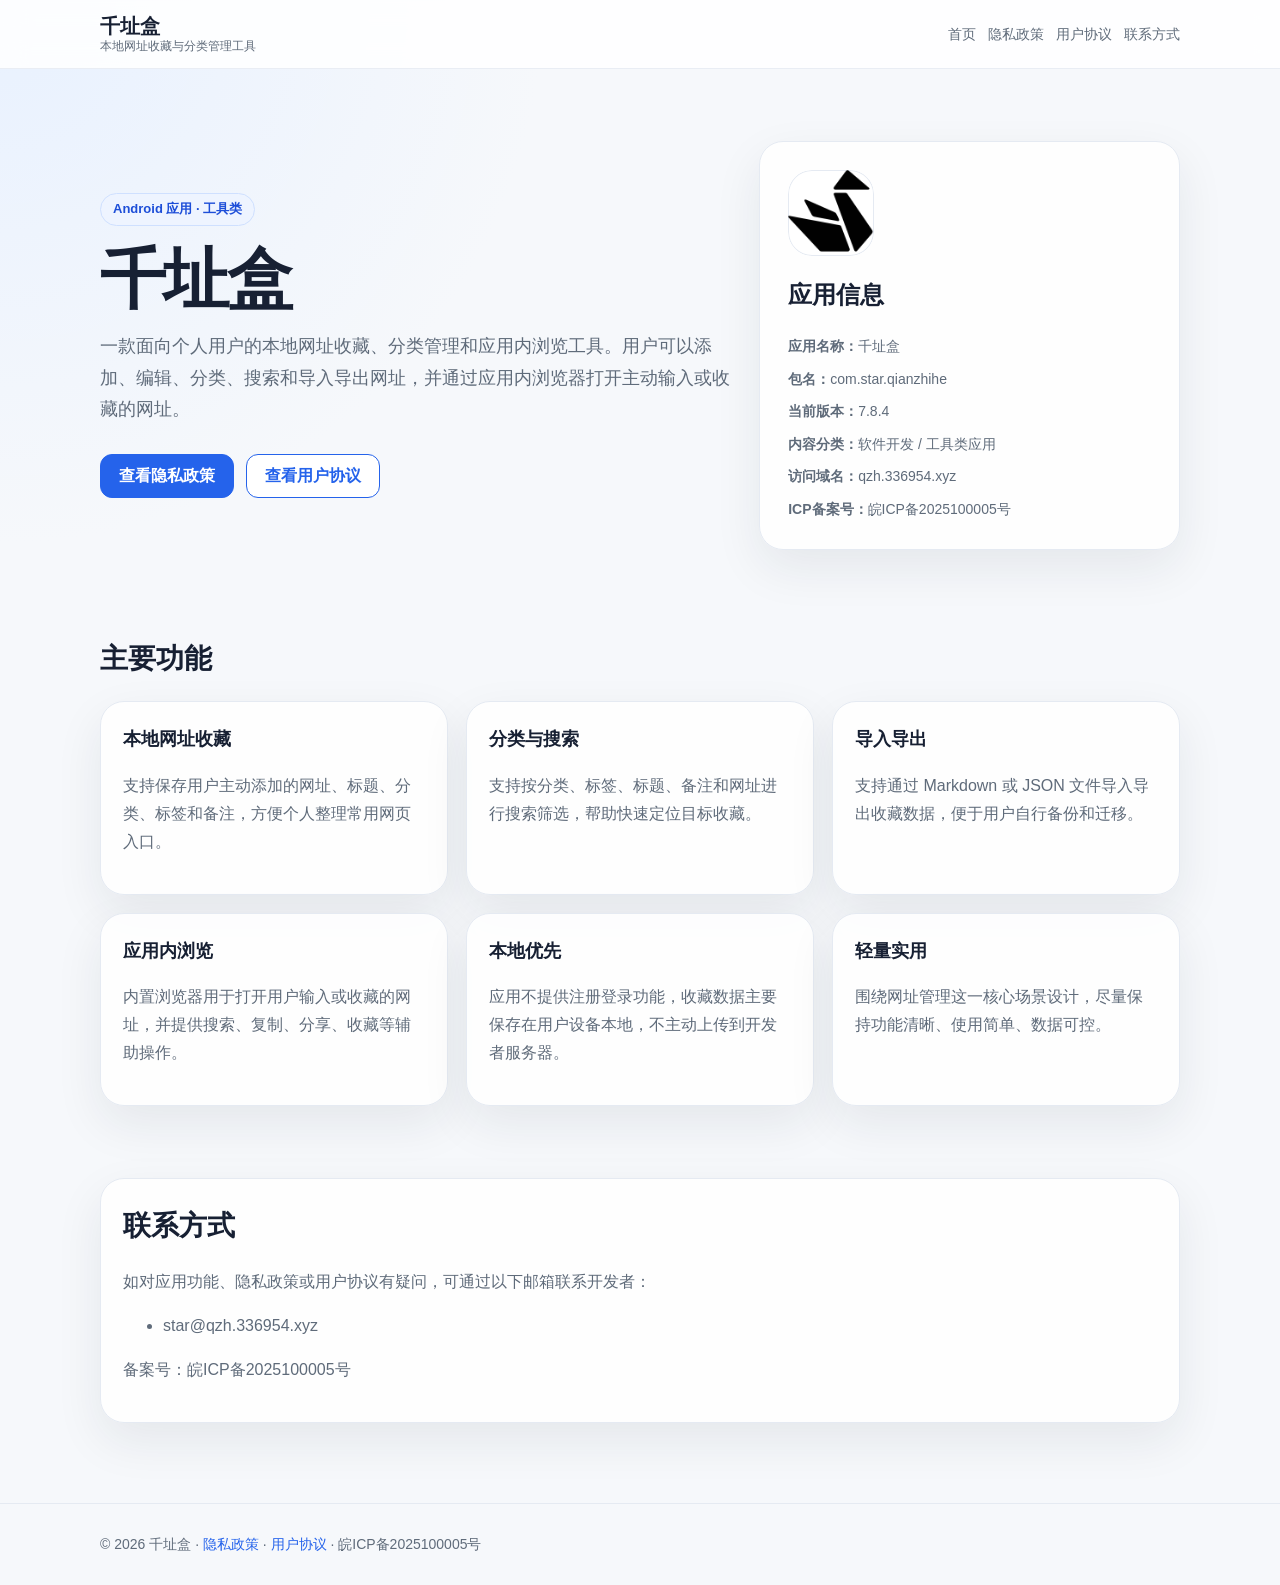
<file: index.html>
<!doctype html>
<html lang="zh-CN">
<head>
  <meta charset="utf-8">
  <meta name="viewport" content="width=device-width, initial-scale=1">
  <title>千址盒 - 本地网址收藏与分类管理工具</title>
  <meta name="description" content="千址盒是一款本地网址收藏、分类管理和应用内浏览工具，支持网址收藏、分类、搜索、导入导出和应用内浏览。">
  <link rel="stylesheet" href="styles.css">
</head>
<body>
  <header class="nav">
    <div class="container nav-inner">
      <a class="brand" href="index.html">千址盒<span>本地网址收藏与分类管理工具</span></a>
      <nav class="nav-links" aria-label="主导航">
        <a href="index.html">首页</a>
        <a href="privacy.html">隐私政策</a>
        <a href="agreement.html">用户协议</a>
        <a href="#contact">联系方式</a>
      </nav>
    </div>
  </header>

  <main>
    <section class="hero">
      <div class="container hero-grid">
        <div>
          <span class="badge">Android 应用 · 工具类</span>
          <h1>千址盒</h1>
          <p class="lead">一款面向个人用户的本地网址收藏、分类管理和应用内浏览工具。用户可以添加、编辑、分类、搜索和导入导出网址，并通过应用内浏览器打开主动输入或收藏的网址。</p>
          <div class="actions">
            <a class="button" href="privacy.html">查看隐私政策</a>
            <a class="button secondary" href="agreement.html">查看用户协议</a>
          </div>
        </div>
        <aside class="preview-card" aria-label="应用信息">
          <img class="app-icon" src="app-icon.png" alt="千址盒图标">
          <h2>应用信息</h2>
          <ul class="meta-list">
            <li><strong>应用名称：</strong>千址盒</li>
            <li><strong>包名：</strong>com.star.qianzhihe</li>
            <li><strong>当前版本：</strong>7.8.4</li>
            <li><strong>内容分类：</strong>软件开发 / 工具类应用</li>
            <li><strong>访问域名：</strong>qzh.336954.xyz</li>
            <li><strong>ICP备案号：</strong>皖ICP备2025100005号</li>
          </ul>
        </aside>
      </div>
    </section>

    <section class="section">
      <div class="container">
        <h2>主要功能</h2>
        <div class="grid">
          <article class="card">
            <h3>本地网址收藏</h3>
            <p>支持保存用户主动添加的网址、标题、分类、标签和备注，方便个人整理常用网页入口。</p>
          </article>
          <article class="card">
            <h3>分类与搜索</h3>
            <p>支持按分类、标签、标题、备注和网址进行搜索筛选，帮助快速定位目标收藏。</p>
          </article>
          <article class="card">
            <h3>导入导出</h3>
            <p>支持通过 Markdown 或 JSON 文件导入导出收藏数据，便于用户自行备份和迁移。</p>
          </article>
          <article class="card">
            <h3>应用内浏览</h3>
            <p>内置浏览器用于打开用户输入或收藏的网址，并提供搜索、复制、分享、收藏等辅助操作。</p>
          </article>
          <article class="card">
            <h3>本地优先</h3>
            <p>应用不提供注册登录功能，收藏数据主要保存在用户设备本地，不主动上传到开发者服务器。</p>
          </article>
          <article class="card">
            <h3>轻量实用</h3>
            <p>围绕网址管理这一核心场景设计，尽量保持功能清晰、使用简单、数据可控。</p>
          </article>
        </div>
      </div>
    </section>

    <section class="section" id="contact">
      <div class="container">
        <div class="card">
          <h2>联系方式</h2>
          <p>如对应用功能、隐私政策或用户协议有疑问，可通过以下邮箱联系开发者：</p>
          <ul>
            <li>star@qzh.336954.xyz</li>
          </ul>
          <p>备案号：皖ICP备2025100005号</p>
        </div>
      </div>
    </section>
  </main>

  <footer class="footer">
    <div class="container">
      © 2026 千址盒 · <a href="privacy.html">隐私政策</a> · <a href="agreement.html">用户协议</a> · 皖ICP备2025100005号
    </div>
  </footer>
</body>
</html>
</file>
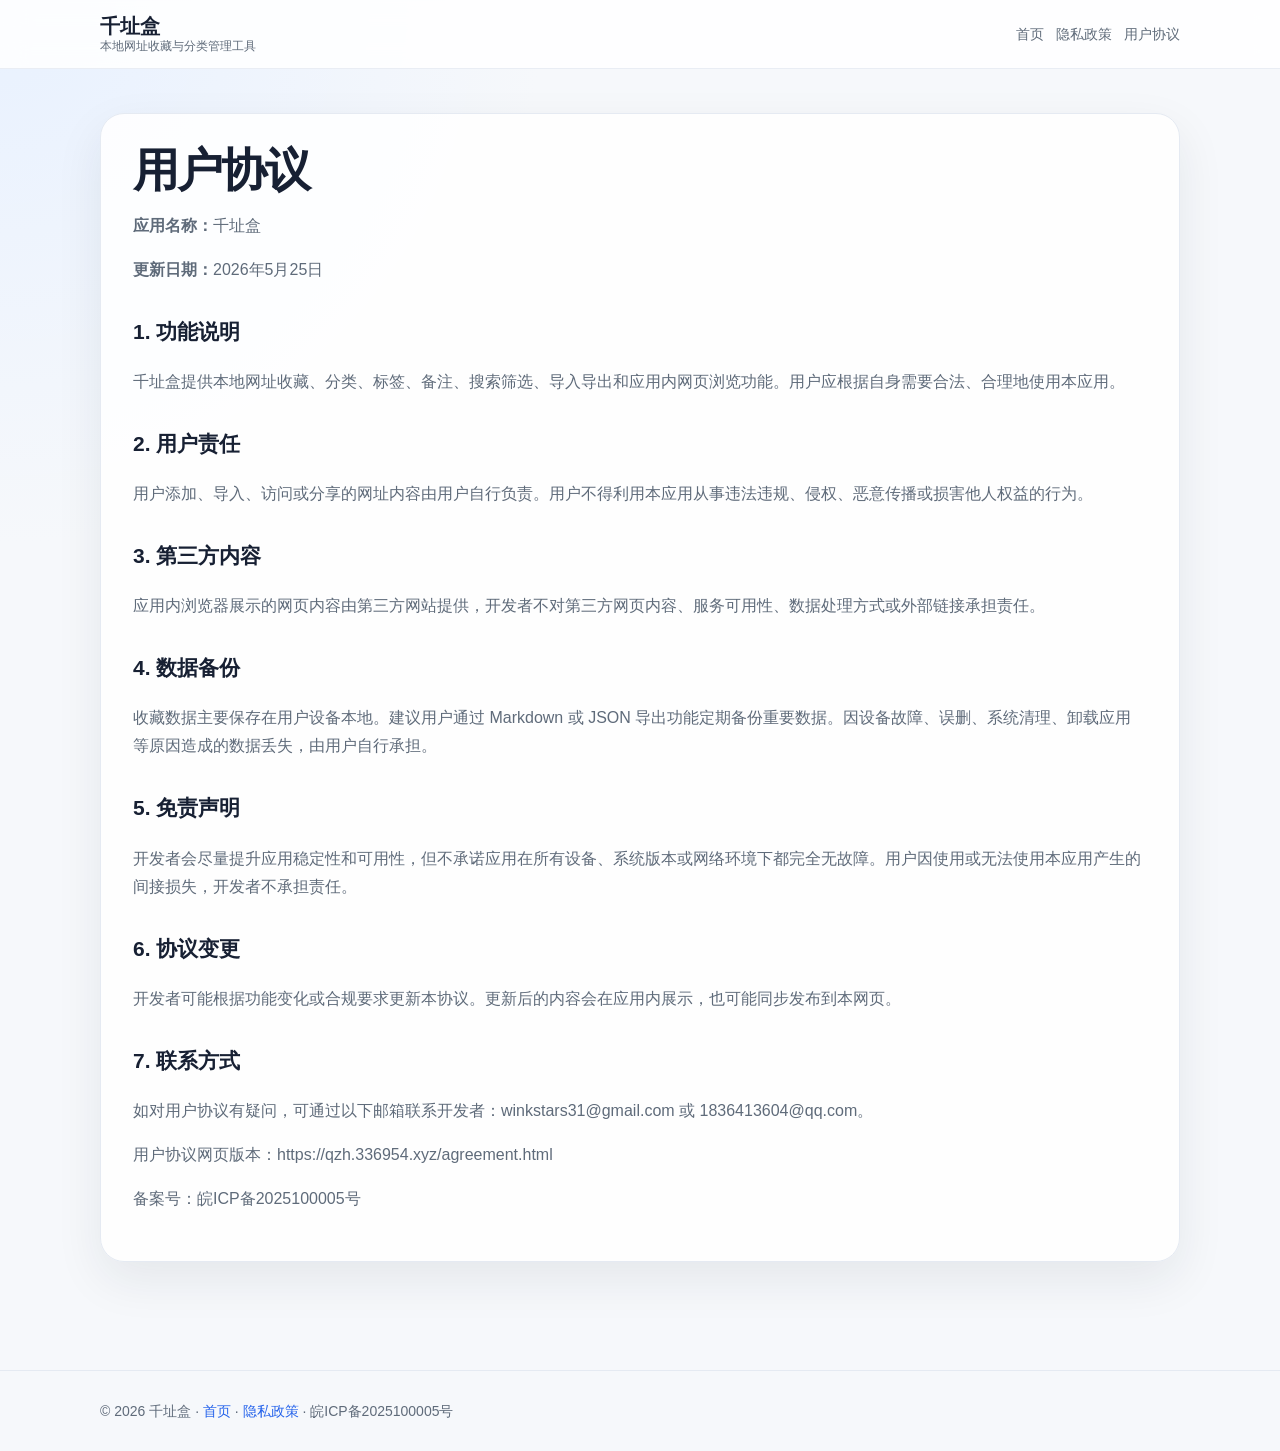
<file: agreement.html>
<!doctype html>
<html lang="zh-CN">
<head>
  <meta charset="utf-8">
  <meta name="viewport" content="width=device-width, initial-scale=1">
  <title>用户协议 - 千址盒</title>
  <meta name="description" content="千址盒用户协议，说明应用功能、用户责任、第三方内容、数据备份、免责声明和联系方式。">
  <link rel="stylesheet" href="styles.css">
</head>
<body>
  <header class="nav">
    <div class="container nav-inner">
      <a class="brand" href="index.html">千址盒<span>本地网址收藏与分类管理工具</span></a>
      <nav class="nav-links" aria-label="主导航">
        <a href="index.html">首页</a>
        <a href="privacy.html">隐私政策</a>
        <a href="agreement.html">用户协议</a>
      </nav>
    </div>
  </header>

  <main class="legal-page">
    <div class="container">
      <article class="card legal-card">
        <h1>用户协议</h1>
        <p><strong>应用名称：</strong>千址盒</p>
        <p><strong>更新日期：</strong>2026年5月25日</p>

        <h2>1. 功能说明</h2>
        <p>千址盒提供本地网址收藏、分类、标签、备注、搜索筛选、导入导出和应用内网页浏览功能。用户应根据自身需要合法、合理地使用本应用。</p>

        <h2>2. 用户责任</h2>
        <p>用户添加、导入、访问或分享的网址内容由用户自行负责。用户不得利用本应用从事违法违规、侵权、恶意传播或损害他人权益的行为。</p>

        <h2>3. 第三方内容</h2>
        <p>应用内浏览器展示的网页内容由第三方网站提供，开发者不对第三方网页内容、服务可用性、数据处理方式或外部链接承担责任。</p>

        <h2>4. 数据备份</h2>
        <p>收藏数据主要保存在用户设备本地。建议用户通过 Markdown 或 JSON 导出功能定期备份重要数据。因设备故障、误删、系统清理、卸载应用等原因造成的数据丢失，由用户自行承担。</p>

        <h2>5. 免责声明</h2>
        <p>开发者会尽量提升应用稳定性和可用性，但不承诺应用在所有设备、系统版本或网络环境下都完全无故障。用户因使用或无法使用本应用产生的间接损失，开发者不承担责任。</p>

        <h2>6. 协议变更</h2>
        <p>开发者可能根据功能变化或合规要求更新本协议。更新后的内容会在应用内展示，也可能同步发布到本网页。</p>

        <h2>7. 联系方式</h2>
        <p>如对用户协议有疑问，可通过以下邮箱联系开发者：winkstars31@gmail.com 或 1836413604@qq.com。</p>
        <p>用户协议网页版本：https://qzh.336954.xyz/agreement.html</p>
        <p>备案号：皖ICP备2025100005号</p>
      </article>
    </div>
  </main>

  <footer class="footer">
    <div class="container">
      © 2026 千址盒 · <a href="index.html">首页</a> · <a href="privacy.html">隐私政策</a> · 皖ICP备2025100005号
    </div>
  </footer>
</body>
</html>
</file>
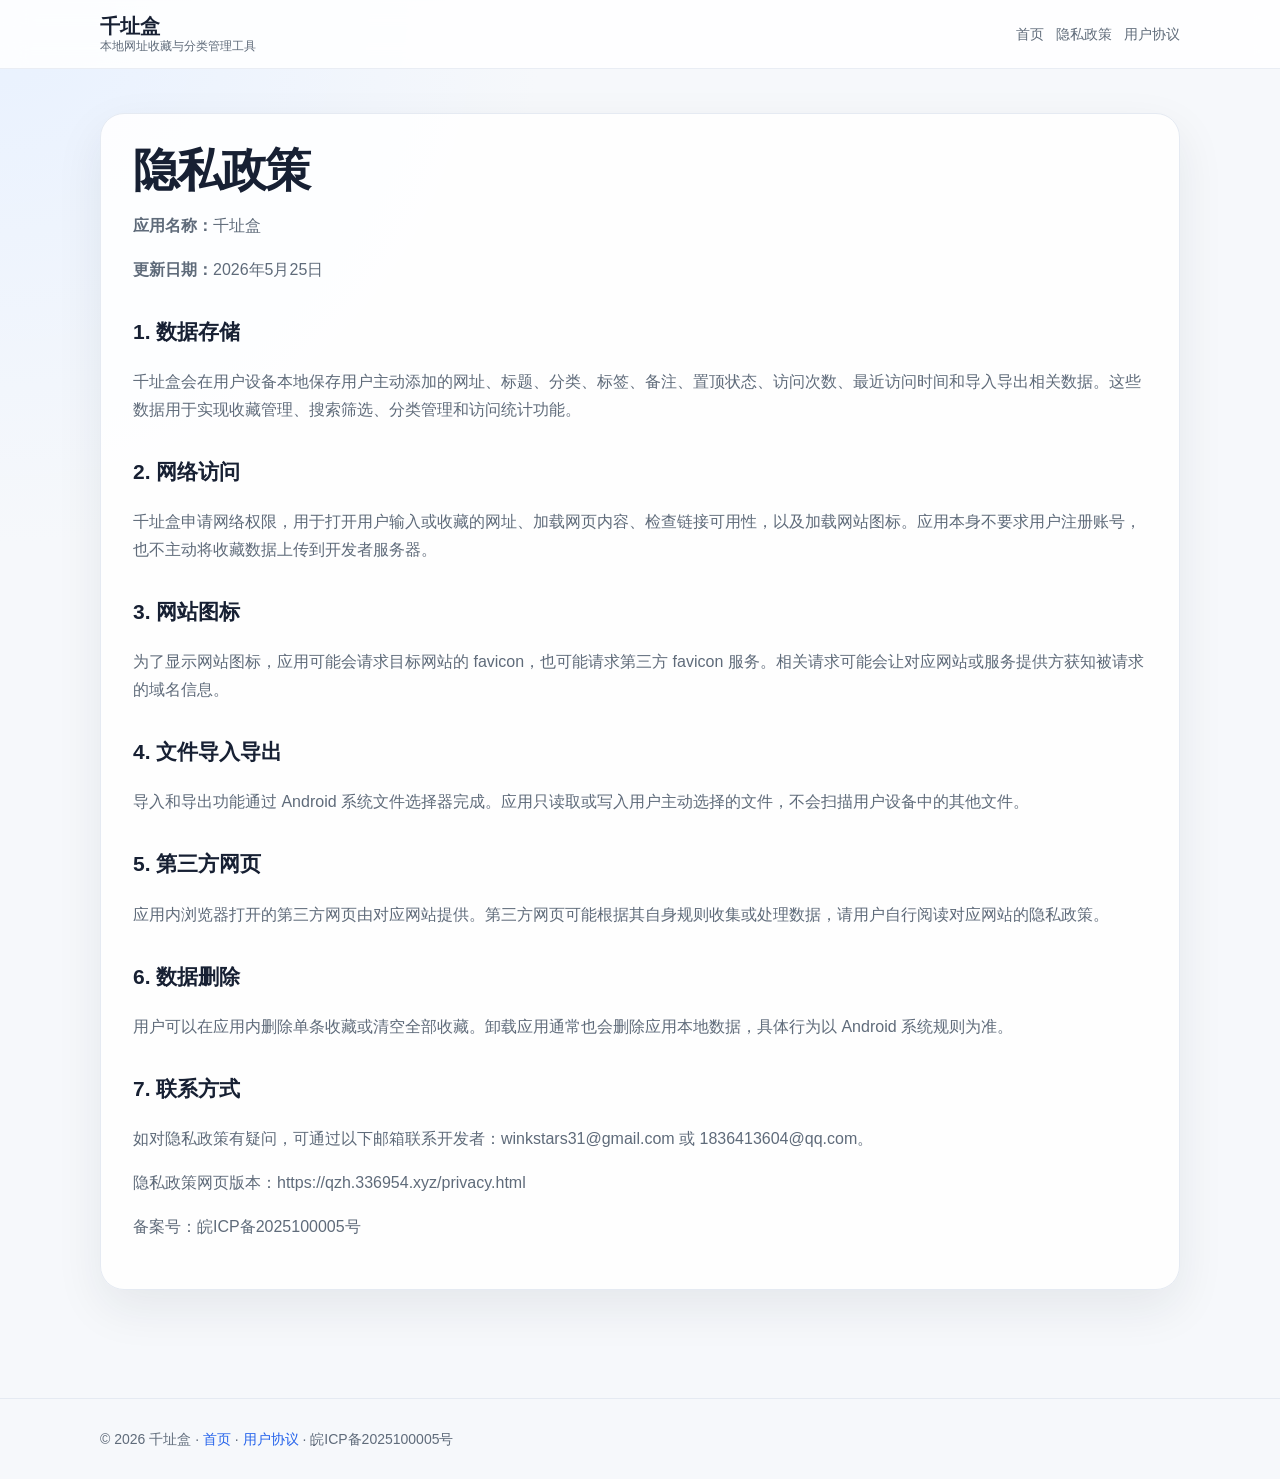
<file: privacy.html>
<!doctype html>
<html lang="zh-CN">
<head>
  <meta charset="utf-8">
  <meta name="viewport" content="width=device-width, initial-scale=1">
  <title>隐私政策 - 千址盒</title>
  <meta name="description" content="千址盒隐私政策，说明应用的数据存储、网络访问、文件导入导出、第三方网页和联系方式。">
  <link rel="stylesheet" href="styles.css">
</head>
<body>
  <header class="nav">
    <div class="container nav-inner">
      <a class="brand" href="index.html">千址盒<span>本地网址收藏与分类管理工具</span></a>
      <nav class="nav-links" aria-label="主导航">
        <a href="index.html">首页</a>
        <a href="privacy.html">隐私政策</a>
        <a href="agreement.html">用户协议</a>
      </nav>
    </div>
  </header>

  <main class="legal-page">
    <div class="container">
      <article class="card legal-card">
        <h1>隐私政策</h1>
        <p><strong>应用名称：</strong>千址盒</p>
        <p><strong>更新日期：</strong>2026年5月25日</p>

        <h2>1. 数据存储</h2>
        <p>千址盒会在用户设备本地保存用户主动添加的网址、标题、分类、标签、备注、置顶状态、访问次数、最近访问时间和导入导出相关数据。这些数据用于实现收藏管理、搜索筛选、分类管理和访问统计功能。</p>

        <h2>2. 网络访问</h2>
        <p>千址盒申请网络权限，用于打开用户输入或收藏的网址、加载网页内容、检查链接可用性，以及加载网站图标。应用本身不要求用户注册账号，也不主动将收藏数据上传到开发者服务器。</p>

        <h2>3. 网站图标</h2>
        <p>为了显示网站图标，应用可能会请求目标网站的 favicon，也可能请求第三方 favicon 服务。相关请求可能会让对应网站或服务提供方获知被请求的域名信息。</p>

        <h2>4. 文件导入导出</h2>
        <p>导入和导出功能通过 Android 系统文件选择器完成。应用只读取或写入用户主动选择的文件，不会扫描用户设备中的其他文件。</p>

        <h2>5. 第三方网页</h2>
        <p>应用内浏览器打开的第三方网页由对应网站提供。第三方网页可能根据其自身规则收集或处理数据，请用户自行阅读对应网站的隐私政策。</p>

        <h2>6. 数据删除</h2>
        <p>用户可以在应用内删除单条收藏或清空全部收藏。卸载应用通常也会删除应用本地数据，具体行为以 Android 系统规则为准。</p>

        <h2>7. 联系方式</h2>
        <p>如对隐私政策有疑问，可通过以下邮箱联系开发者：winkstars31@gmail.com 或 1836413604@qq.com。</p>
        <p>隐私政策网页版本：https://qzh.336954.xyz/privacy.html</p>
        <p>备案号：皖ICP备2025100005号</p>
      </article>
    </div>
  </main>

  <footer class="footer">
    <div class="container">
      © 2026 千址盒 · <a href="index.html">首页</a> · <a href="agreement.html">用户协议</a> · 皖ICP备2025100005号
    </div>
  </footer>
</body>
</html>
</file>
<file: styles.css>
* {
  box-sizing: border-box;
}

:root {
  color-scheme: light;
  --bg: #f6f8fb;
  --card: #ffffff;
  --text: #172033;
  --muted: #5f6b7a;
  --primary: #2563eb;
  --primary-dark: #1d4ed8;
  --border: #e5eaf2;
  --soft: #eef4ff;
}

body {
  margin: 0;
  font-family: -apple-system, BlinkMacSystemFont, "Segoe UI", "PingFang SC", "Microsoft YaHei", sans-serif;
  line-height: 1.75;
  color: var(--text);
  background: radial-gradient(circle at top left, #e8f1ff 0, transparent 34rem), var(--bg);
}

.container {
  width: min(1080px, calc(100% - 32px));
  margin: 0 auto;
}

.nav {
  position: sticky;
  top: 0;
  z-index: 10;
  border-bottom: 1px solid rgba(229, 234, 242, 0.85);
  background: rgba(255, 255, 255, 0.86);
  backdrop-filter: blur(12px);
}

.nav-inner {
  display: flex;
  align-items: center;
  justify-content: space-between;
  gap: 16px;
  min-height: 68px;
}

.brand {
  display: flex;
  flex-direction: column;
  line-height: 1.25;
  text-decoration: none;
  color: var(--text);
  font-weight: 800;
  font-size: 20px;
}

.brand span {
  color: var(--muted);
  font-weight: 500;
  font-size: 12px;
}

.nav-links {
  display: flex;
  flex-wrap: wrap;
  gap: 12px;
}

.nav-links a {
  color: var(--muted);
  text-decoration: none;
  font-size: 14px;
}

.nav-links a:hover {
  color: var(--primary);
}

.hero {
  padding: 72px 0 48px;
}

.hero-grid {
  display: grid;
  grid-template-columns: minmax(0, 1.2fr) minmax(280px, 0.8fr);
  gap: 28px;
  align-items: center;
}

.badge {
  display: inline-flex;
  align-items: center;
  border: 1px solid #cfe0ff;
  border-radius: 999px;
  padding: 4px 12px;
  color: var(--primary-dark);
  background: var(--soft);
  font-size: 13px;
  font-weight: 600;
}

h1 {
  margin: 18px 0 16px;
  font-size: clamp(36px, 7vw, 66px);
  line-height: 1.08;
  letter-spacing: -0.04em;
}

.lead {
  margin: 0;
  color: var(--muted);
  font-size: 18px;
}

.actions {
  display: flex;
  flex-wrap: wrap;
  gap: 12px;
  margin-top: 28px;
}

.button {
  display: inline-flex;
  align-items: center;
  justify-content: center;
  min-height: 44px;
  padding: 0 18px;
  border-radius: 12px;
  border: 1px solid var(--primary);
  color: #fff;
  background: var(--primary);
  text-decoration: none;
  font-weight: 700;
}

.button.secondary {
  color: var(--primary);
  background: #fff;
}

.preview-card,
.card {
  border: 1px solid var(--border);
  border-radius: 24px;
  background: rgba(255, 255, 255, 0.88);
  box-shadow: 0 18px 48px rgba(23, 32, 51, 0.08);
}

.preview-card {
  padding: 28px;
}

.app-icon {
  display: block;
  width: 86px;
  height: 86px;
  border-radius: 24px;
  background: #fff;
  box-shadow: inset 0 0 0 1px var(--border);
  object-fit: cover;
}

.preview-card h2 {
  margin: 18px 0 8px;
  font-size: 24px;
}

.meta-list {
  padding: 0;
  margin: 18px 0 0;
  list-style: none;
  color: var(--muted);
  font-size: 14px;
}

.meta-list li + li {
  margin-top: 8px;
}

.section {
  padding: 36px 0;
}

.section h2 {
  margin: 0 0 18px;
  font-size: 28px;
}

.grid {
  display: grid;
  grid-template-columns: repeat(3, minmax(0, 1fr));
  gap: 18px;
}

.card {
  padding: 22px;
}

.card h3 {
  margin: 0 0 8px;
  font-size: 18px;
}

.card p,
.card li {
  color: var(--muted);
}

.legal-page {
  padding: 44px 0 64px;
}

.legal-card {
  padding: 32px;
}

.legal-card h1 {
  margin-top: 0;
  font-size: clamp(30px, 5vw, 46px);
}

.legal-card h2 {
  margin-top: 30px;
  font-size: 21px;
}

.footer {
  margin-top: 44px;
  padding: 28px 0;
  border-top: 1px solid var(--border);
  color: var(--muted);
  font-size: 14px;
}

.footer a {
  color: var(--primary);
  text-decoration: none;
}

@media (max-width: 760px) {
  .nav-inner,
  .hero-grid {
    grid-template-columns: 1fr;
  }

  .nav-inner {
    align-items: flex-start;
    flex-direction: column;
    padding: 14px 0;
  }

  .hero {
    padding-top: 48px;
  }

  .grid {
    grid-template-columns: 1fr;
  }

  .legal-card {
    padding: 22px;
  }
}
</file>
